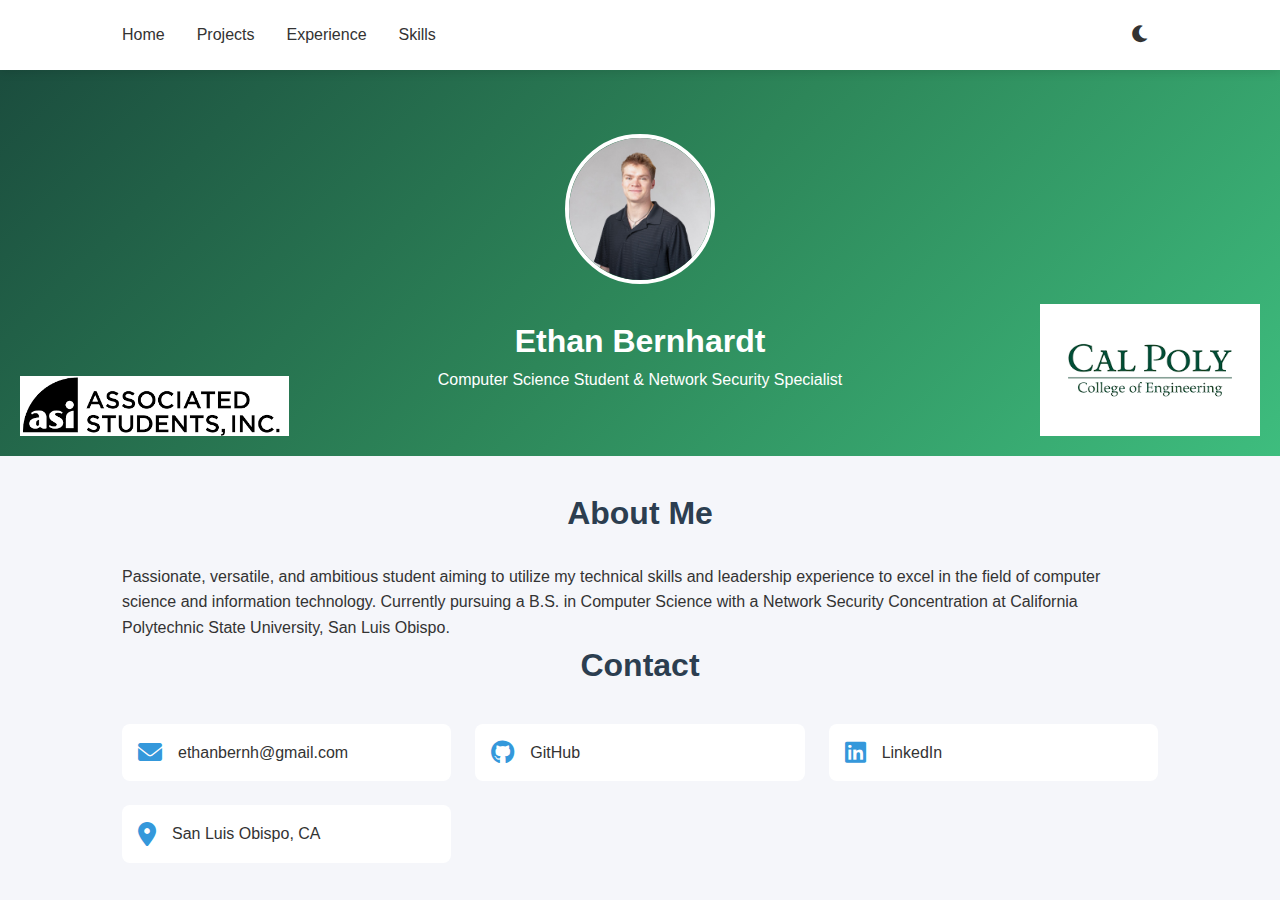
<file: index.html>
<!DOCTYPE html>
<html lang="en">
 <head>
    <meta charset="UTF-8">
    <meta name="viewport" content="width=device-width, initial-scale=1.0">
    <title>Ethan Bernhardt - Computer Science Portfolio</title>
    <meta name="description" content="Computer Science Student & Network Security Specialist">
    <link rel="stylesheet" href="https://cdnjs.cloudflare.com/ajax/libs/font-awesome/6.0.0/css/all.min.css">
    <link rel="stylesheet" href="/css/styles.css">
    <style>
        .hero {
            position: relative;
        }
        
        .corner-logo {
            position: absolute;
            bottom: 20px;
            width: auto;
        }
        
        .corner-logo.left {
            height: 60px;
        }
        
        .corner-logo.right {
            height: 132px; 
        }
        
        .corner-logo.left {
            left: 20px;
        }
        
        .corner-logo.right {
            right: 20px;
        }
             /* Hide logos on mobile */
        @media screen and (max-width: 600px) {
            .corner-logo {
                display: none;
            }
        }
    </style>
</head> 
<body>
    <!-- Navigation -->
    <nav class="header-nav">
        <div class="nav-container">
            <div class="nav-links">
                <a href="index.html">Home</a>
                <a href="projects.html">Projects</a>
                <a href="experience.html">Experience</a>
                <a href="skills.html">Skills</a>
            </div>
            <button class="theme-toggle" aria-label="Toggle dark mode">
                <i class="fas fa-moon"></i>
            </button>
        </div>
    </nav>

    <!-- Hero Section -->
    <section class="hero">
        <img src="profilePicture.jpg" alt="Ethan Bernhardt" class="profile-img">
        <h1>Ethan Bernhardt</h1>
        <p>Computer Science Student & Network Security Specialist</p>
        <img src="ASI.png" alt="ASI Logo" class="corner-logo left">
        <img src="calpoly.png" alt="Cal Poly Logo" class="corner-logo right">
    </section>

    <!-- Main Content -->
    <div class="container">
        <!-- About Section -->
        <section id="about">
            <h2 class="section-header">About Me</h2>
            <p>Passionate, versatile, and ambitious student aiming to utilize my 
             technical skills and leadership experience to excel in the field of computer science and information technology. 
             Currently pursuing a B.S. in Computer Science with a Network Security Concentration at California 
             Polytechnic State University, San Luis Obispo.</p>
        </section>

        <!-- Contact Section -->
        <section id="contact">
            <h2 class="section-header">Contact</h2>
            <div class="contact-grid">
                <div class="contact-item">
                    <i class="fas fa-envelope"></i>
                    <a href="mailto:ethanbernh@gmail.com">ethanbernh@gmail.com</a>
                </div>
                <div class="contact-item">
                    <i class="fab fa-github"></i>
                    <a href="https://github.com/Ethansb16">GitHub</a>
                </div>
                <div class="contact-item">
                    <i class="fab fa-linkedin"></i>
                    <a href="https://www.linkedin.com/in/ethan-bernhardt-705015256/">LinkedIn</a>
                </div>
                <div class="contact-item">
                    <i class="fas fa-map-marker-alt"></i>
                    <span>San Luis Obispo, CA</span>
                </div>
            </div>
        </section>
    </div>

<script src="/js/theme.js"></script>
</body>
</html>
</file>
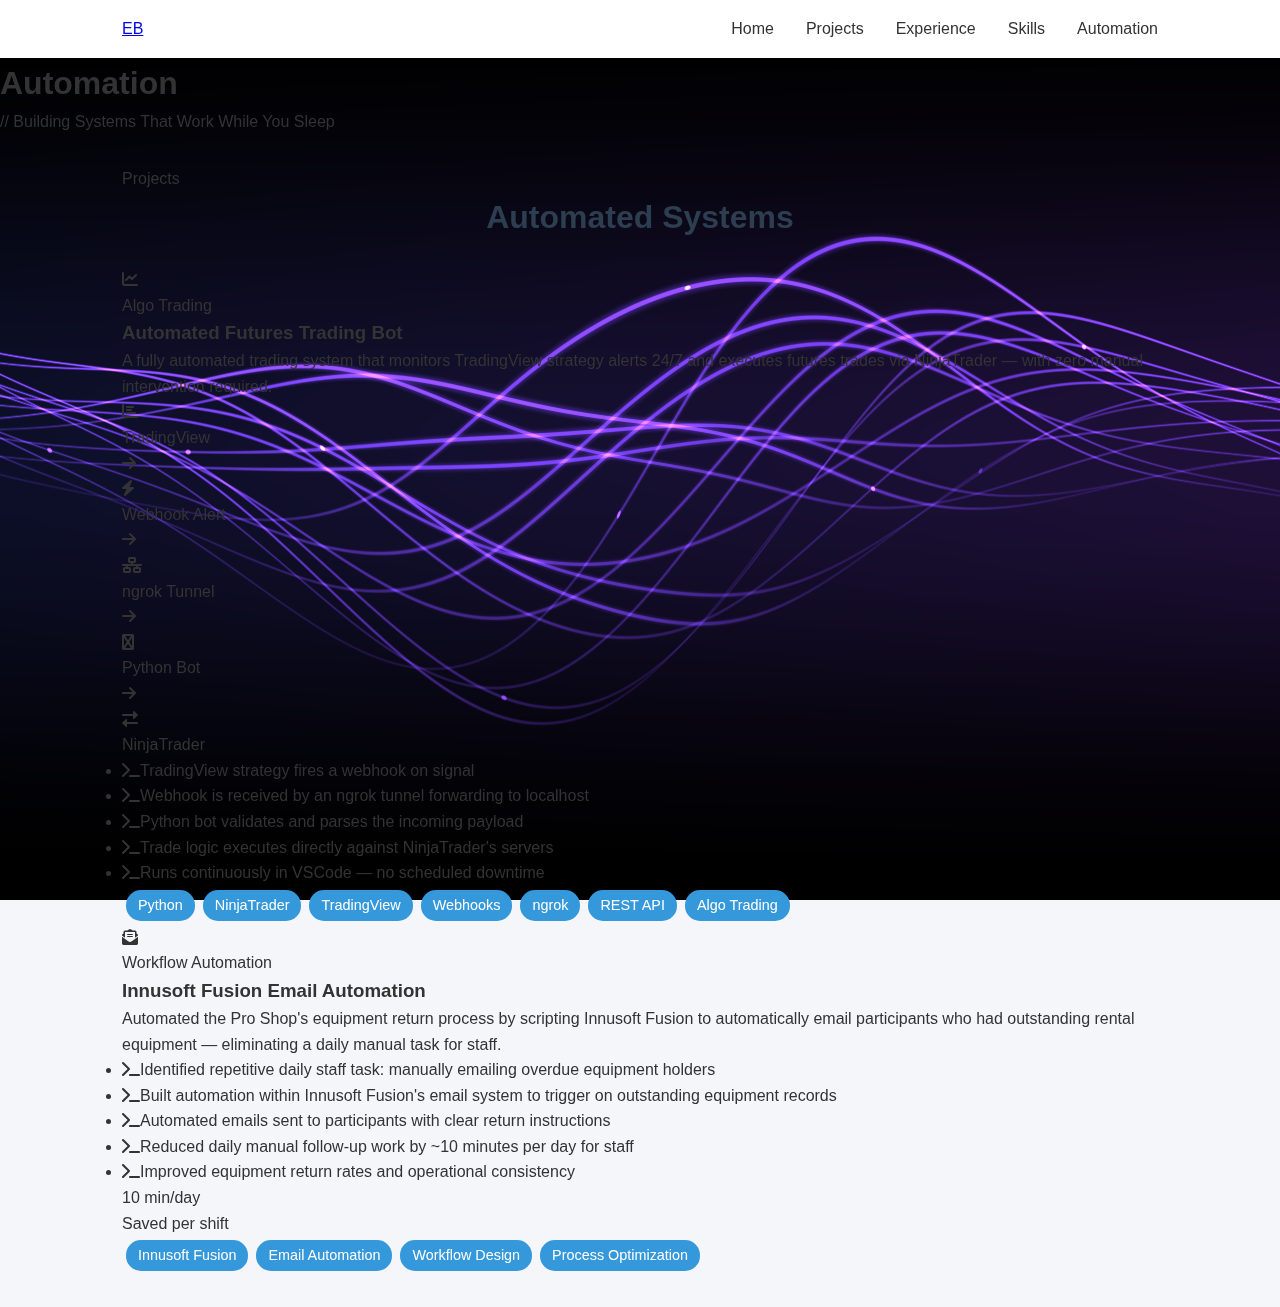
<file: automation.html>
<!DOCTYPE html>
<html lang="en">
<head>
    <meta charset="UTF-8">
    <meta name="viewport" content="width=device-width, initial-scale=1.0">
    <title>Automation — Ethan Bernhardt</title>
    <meta name="description" content="Automation Projects by Ethan Bernhardt">
    <link rel="stylesheet" href="https://cdnjs.cloudflare.com/ajax/libs/font-awesome/6.0.0/css/all.min.css">
    <link rel="stylesheet" href="css/styles.css">
</head>
<body>

    <div id="scroll-progress"></div>

    <!-- Navigation -->
    <nav class="header-nav">
        <div class="nav-container">
            <a href="index.html" class="nav-logo">EB</a>
            <div class="nav-links">
                <a href="index.html">Home</a>
                <a href="projects.html">Projects</a>
                <a href="experience.html">Experience</a>
                <a href="skills.html">Skills</a>
                <a href="automation.html">Automation</a>
            </div>
        </div>
    </nav>

    <!-- Page Hero -->
    <section class="page-hero">
        <h1>Automation</h1>
        <p>// Building Systems That Work While You Sleep</p>
    </section>

    <!-- Automation Content -->
    <div class="container">
        <section class="reveal">
            <span class="section-label">Projects</span>
            <h2 class="section-header">Automated Systems</h2>
            <div class="section-divider"></div>
            <div id="automation-container">
                <!-- Populated by automation.js -->
            </div>
        </section>
    </div>

    <script src="js/shader-background.js"></script>
    <script src="js/theme.js"></script>
    <script src="js/animations.js"></script>
    <script src="js/automation.js"></script>
</body>
</html>
</file>
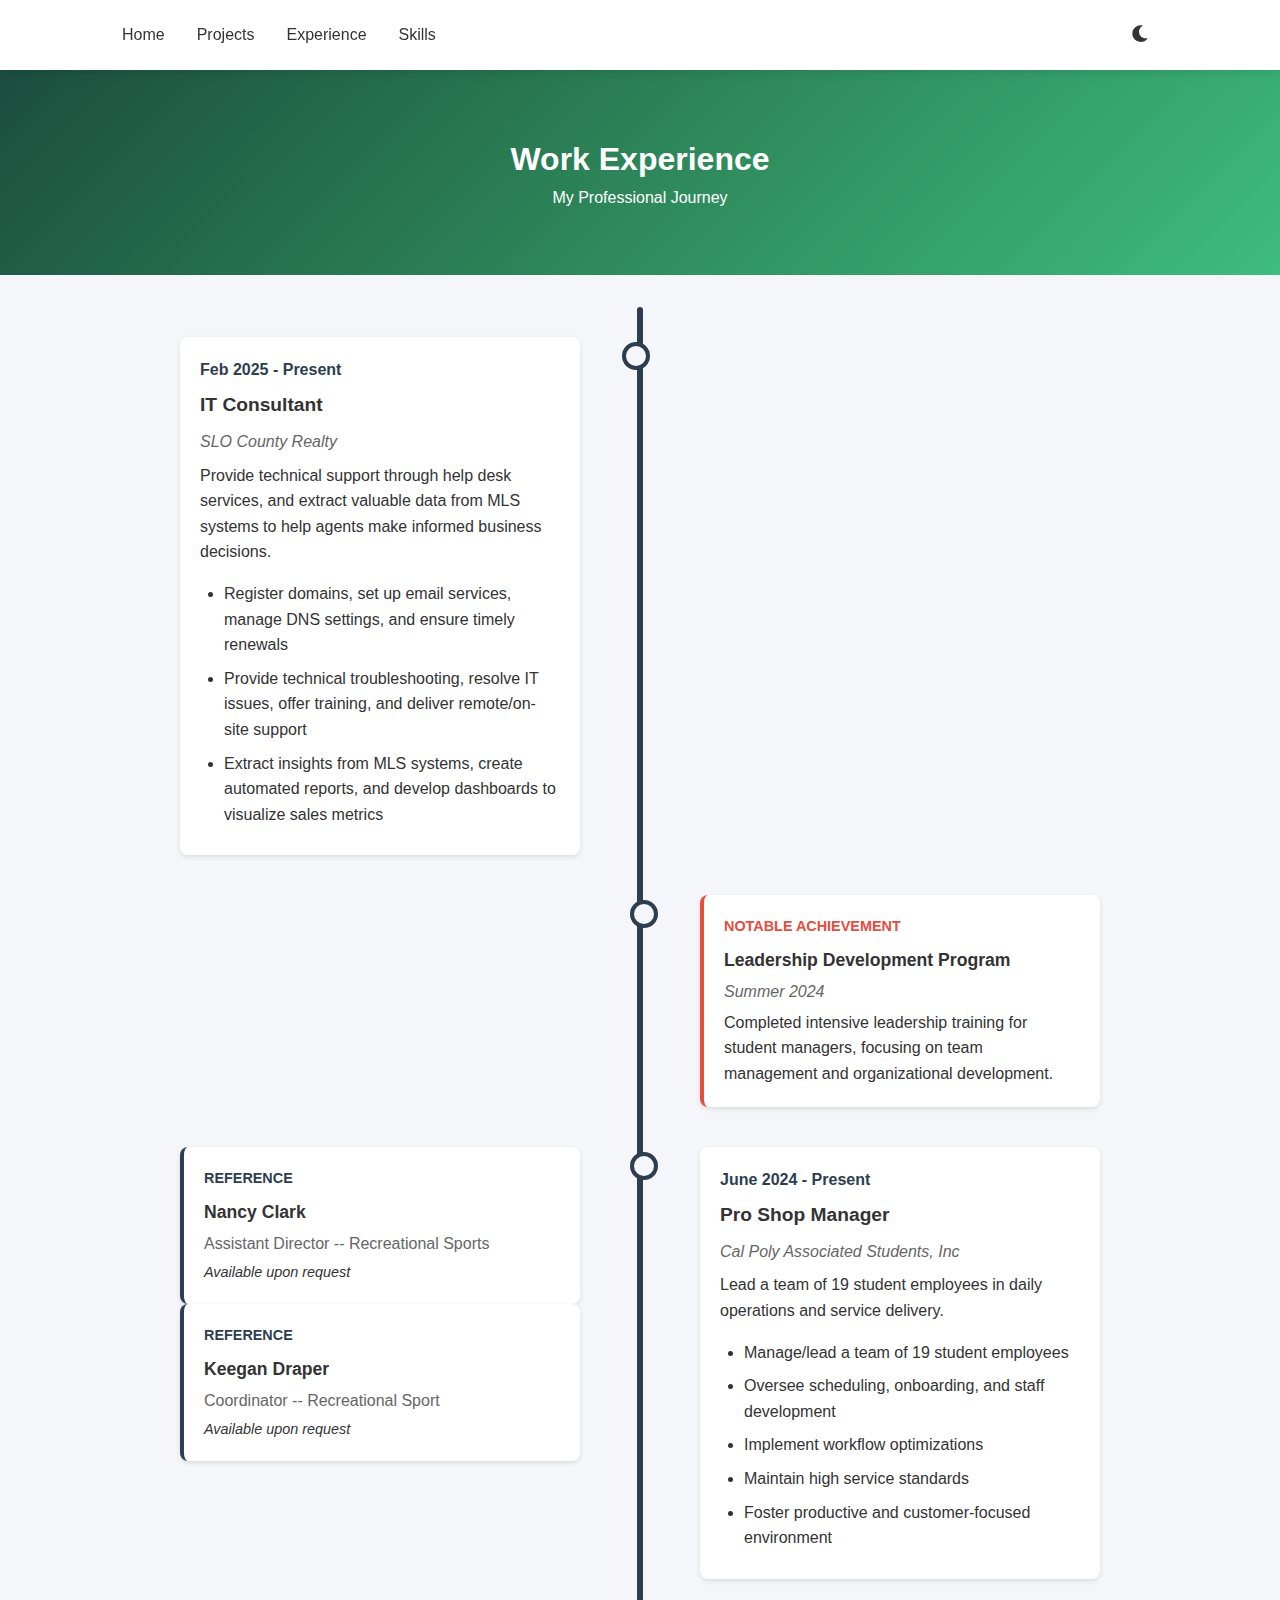
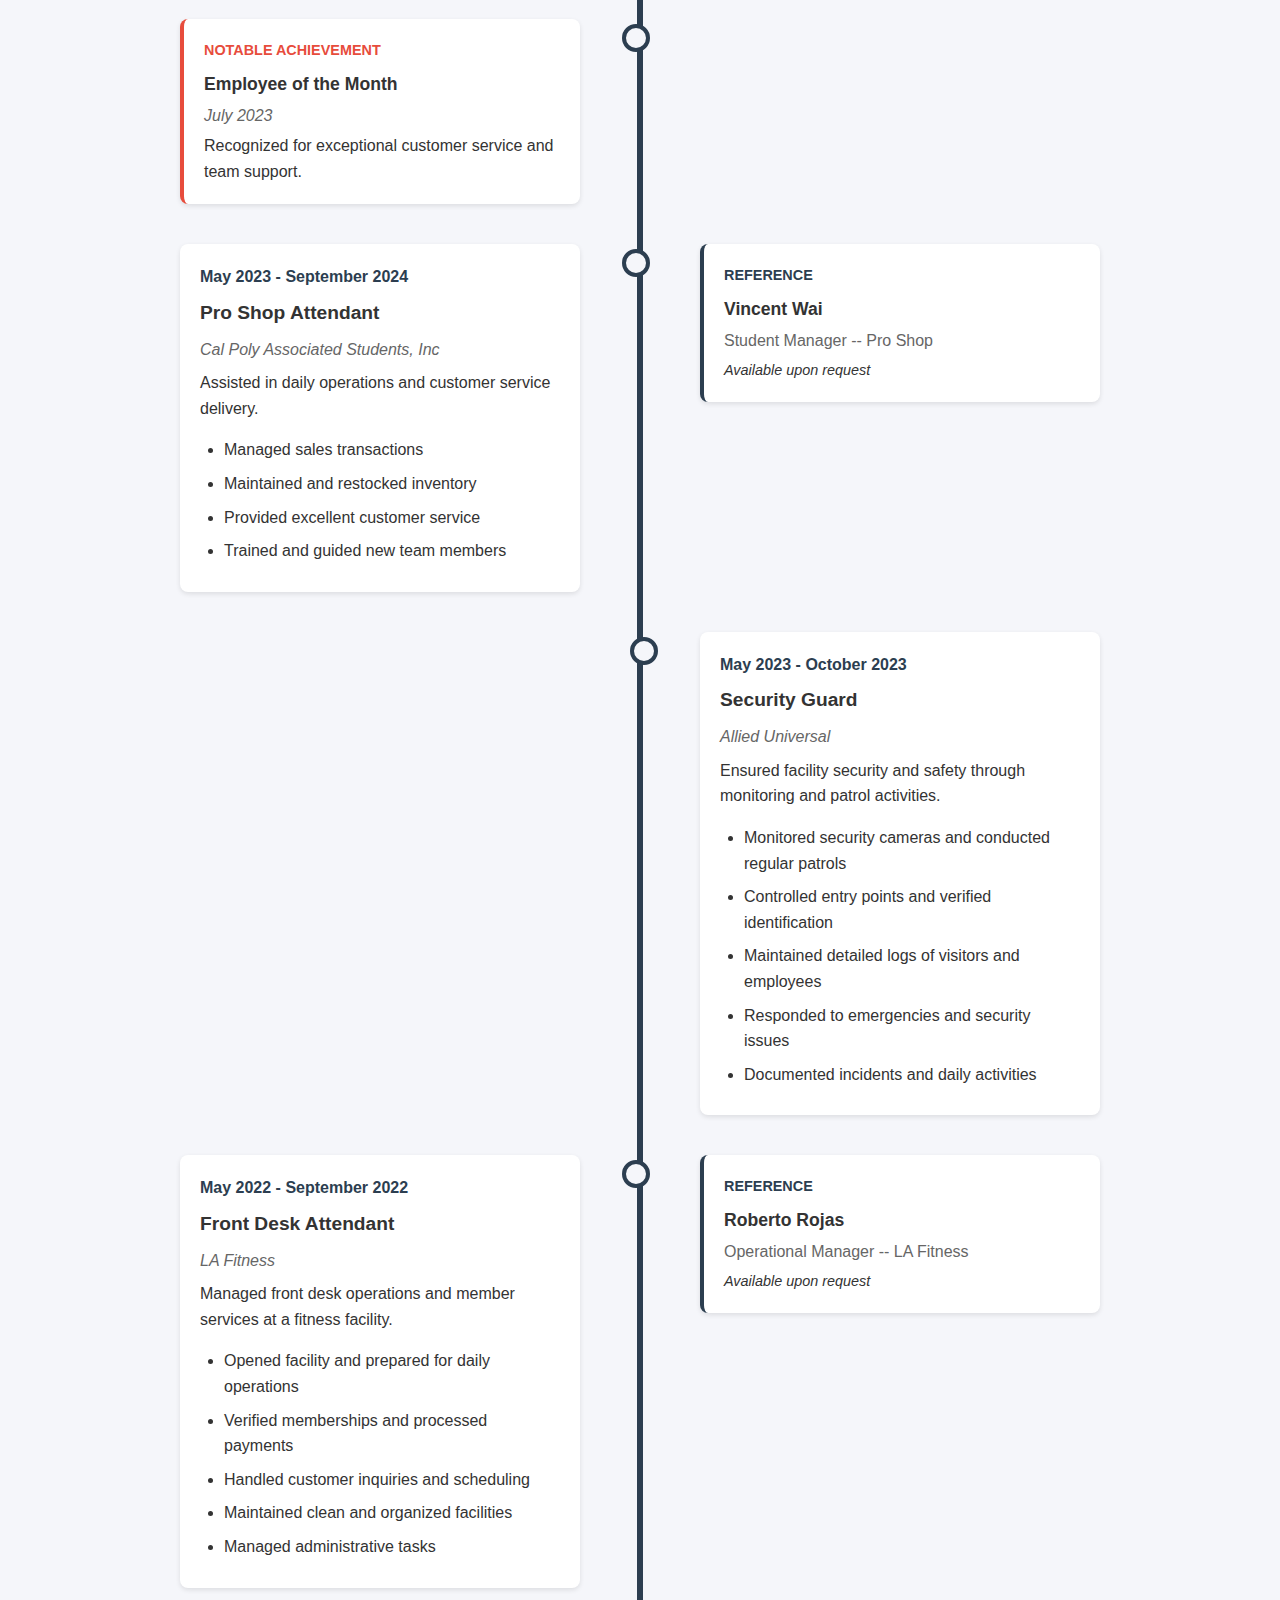
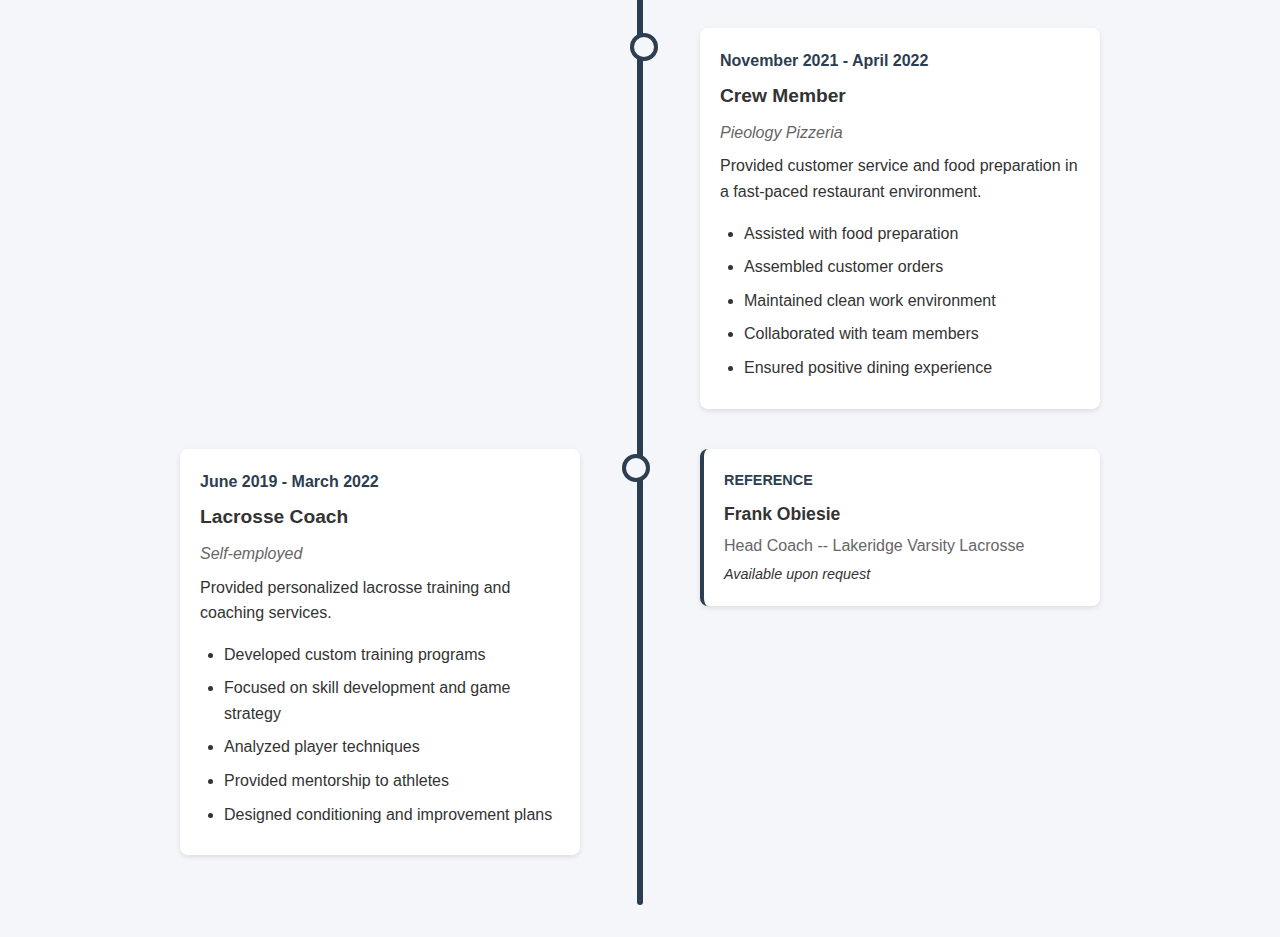
<file: experience.html>
<!DOCTYPE html>
<html lang="en">
<head>
    <meta charset="UTF-8">
    <meta name="viewport" content="width=device-width, initial-scale=1.0">
    <title>Experience - Ethan Bernhardt</title>
    <meta name="description" content="Professional Experience of Ethan Bernhardt">
    <link rel="stylesheet" href="https://cdnjs.cloudflare.com/ajax/libs/font-awesome/6.0.0/css/all.min.css">
    <link rel="stylesheet" href="css/styles.css">
    <style>
        .container {
            max-width: 1200px;
            margin: 0 auto;
            padding: 0 20px;
        }

        .timeline {
            position: relative;
            max-width: 1200px;
            margin: 2rem auto;
            padding: 20px;
        }

        .timeline::after {
            content: '';
            position: absolute;
            width: 6px;
            background-color: var(--primary-color, #2196f3);
            top: 0;
            bottom: 0;
            left: 50%;
            margin-left: -3px;
            border-radius: 3px;
        }

        .timeline-row {
            display: flex;
            justify-content: space-between;
            position: relative;
            margin-bottom: 20px;
        }

        .timeline-container {
            position: relative;
            width: 50%;
            padding: 10px 40px;
            animation: fadeIn 0.5s ease-in-out;
        }

        /* Ensure both left and right containers show timeline dots */
        .timeline-container:has(.experience-entry)::after,
        .timeline-container:has(.notable-entry)::after {
            content: '';
            position: absolute;
            width: 20px;
            height: 20px;
            background-color: var(--background-color, #fff);
            border: 4px solid var(--primary-color, #2196f3);
            border-radius: 50%;
            top: 15px;
            z-index: 1;
        }
        
        .timeline-container.left {
            padding-right: 40px;
        }
        
        .timeline-container.right {
            padding-left: 40px;
        }
        
        .timeline-container.left:has(.experience-entry)::after,
        .timeline-container.left:has(.notable-entry)::after {
            right: -10px;
        }
        
        .timeline-container.right:has(.experience-entry)::after,
        .timeline-container.right:has(.notable-entry)::after {
            left: -10px;
        }
        
        /* Content alignment */
        .timeline-container.left .content {
            margin-right: 20px;
        }
        
        .timeline-container.right .content {
            margin-left: 20px;
        }
        
        .timeline-container:empty {
            padding: 0;
        }

        .timeline-container:empty::after {
            display: none;
        }

        .content {
            padding: 20px;
            background-color: var(--card-background, white);
            border-radius: 8px;
            box-shadow: 0 2px 5px rgba(0,0,0,0.1);
            transition: transform 0.3s ease;
        }

        .content:hover {
            transform: translateY(-5px);
        }

        /* Experience entry specific styles */
        .experience-entry .date {
            color: var(--primary-color, #2196f3);
            font-weight: bold;
            margin-bottom: 0.5rem;
        }

        .experience-entry .title {
            font-size: 1.2rem;
            font-weight: bold;
            margin-bottom: 0.5rem;
            color: var(--text-color, #333);
        }

        .experience-entry .company {
            color: var(--secondary-text-color, #666);
            font-style: italic;
            margin-bottom: 0.5rem;
        }

        .experience-entry .description {
            color: var(--text-color, #555);
            margin-bottom: 1rem;
        }

        .experience-entry .highlights {
            margin-top: 1rem;
            padding-left: 1.5rem;
            list-style-type: disc;
            color: var(--text-color, #555);
        }

        .experience-entry .highlights li {
            margin-bottom: 0.5rem;
        }

        /* Reference entry specific styles */
        .reference-entry {
            background-color: var(--card-background, #f8f9fa);
            border-left: 4px solid var(--primary-color, #2196f3);
        }

        .reference-tag {
            color: var(--primary-color, #2196f3);
            font-weight: bold;
            margin-bottom: 0.5rem;
            font-size: 0.9rem;
            text-transform: uppercase;
        }

        .reference-name {
            font-weight: bold;
            font-size: 1.1rem;
            margin-bottom: 0.3rem;
            color: var(--text-color, #333);
        }

        .reference-title {
            color: var(--secondary-text-color, #666);
            margin-bottom: 0.3rem;
        }

        .reference-contact {
            color: var(--text-color, #555);
            font-style: italic;
            font-size: 0.9rem;
        }

        /* Notable entry specific styles */
        .notable-entry {
            background-color: var(--card-background, #f8f9fa);
            border-left: 4px solid var(--accent-color, #ffd700);
        }

        .notable-tag {
            color: var(--accent-color, #ffd700);
            font-weight: bold;
            margin-bottom: 0.5rem;
            font-size: 0.9rem;
            text-transform: uppercase;
        }

        .notable-title {
            font-weight: bold;
            font-size: 1.1rem;
            margin-bottom: 0.3rem;
            color: var(--text-color, #333);
        }

        .notable-date {
            color: var(--secondary-text-color, #666);
            font-style: italic;
            margin-bottom: 0.3rem;
        }

        .notable-description {
            color: var(--text-color, #555);
        }

        @keyframes fadeIn {
            from {
                opacity: 0;
                transform: translateY(20px);
            }
            to {
                opacity: 1;
                transform: translateY(0);
            }
        }

        /* Dark mode support */
        [data-theme="dark"] .content {
            background-color: var(--card-background, #2d2d2d);
        }

        [data-theme="dark"] .timeline-container::after {
            background-color: var(--background-color, #1a1a1a);
        }

        @media screen and (max-width: 600px) {
            /* Hide the timeline line on mobile */
            .timeline::after {
                display: none;
            }
        
            /* Stack the content vertically */
            .timeline-row {
                flex-direction: column;
            }
            
            .timeline-container {
                width: 100%;
                padding: 10px;  /* Reset padding */
            }
            
            /* Hide the timeline dots */
            .timeline-container:has(.experience-entry)::after,
            .timeline-container:has(.notable-entry)::after {
                display: none;
            }
            
            /* Adjust content margins */
            .timeline-container.left .content,
            .timeline-container.right .content {
                margin: 0 0 1rem 0;
                width: 100%;
            }
        
            /* Add some separation between entries */
            .references-container {
                margin-top: 0.5rem;
            }
        
            /* Make content full width */
            .content {
                max-width: none;
            }
        
            /* Optional: Add some visual separation between job entries */
            .timeline-row {
                border-bottom: 1px solid var(--secondary-color);
                margin-bottom: 1.5rem;
                padding-bottom: 1.5rem;
            }
        
            .timeline-row:last-child {
                border-bottom: none;
            }
        }
    </style>
</head>
<body>
    <!-- Navigation -->
    <nav class="header-nav">
        <div class="nav-container">
            <div class="nav-links">
                <a href="index.html">Home</a>
                <a href="projects.html">Projects</a>
                <a href="experience.html">Experience</a>
                <a href="skills.html">Skills</a>
            </div>
            <button class="theme-toggle" aria-label="Toggle dark mode">
                <i class="fas fa-moon"></i>
            </button>
        </div>
    </nav>

    <!-- Hero Section -->
    <section class="hero">
        <h1>Work Experience</h1>
        <p>My Professional Journey</p>
    </section>

    <!-- Experience Content -->
    <div class="container">
        <div class="timeline" id="timeline">
            <!-- Will be populated by JavaScript -->
        </div>
    </div>

    <script src="/js/theme.js"></script>
    <script src="/js/experience.js"></script>
</body>
</html>
</file>
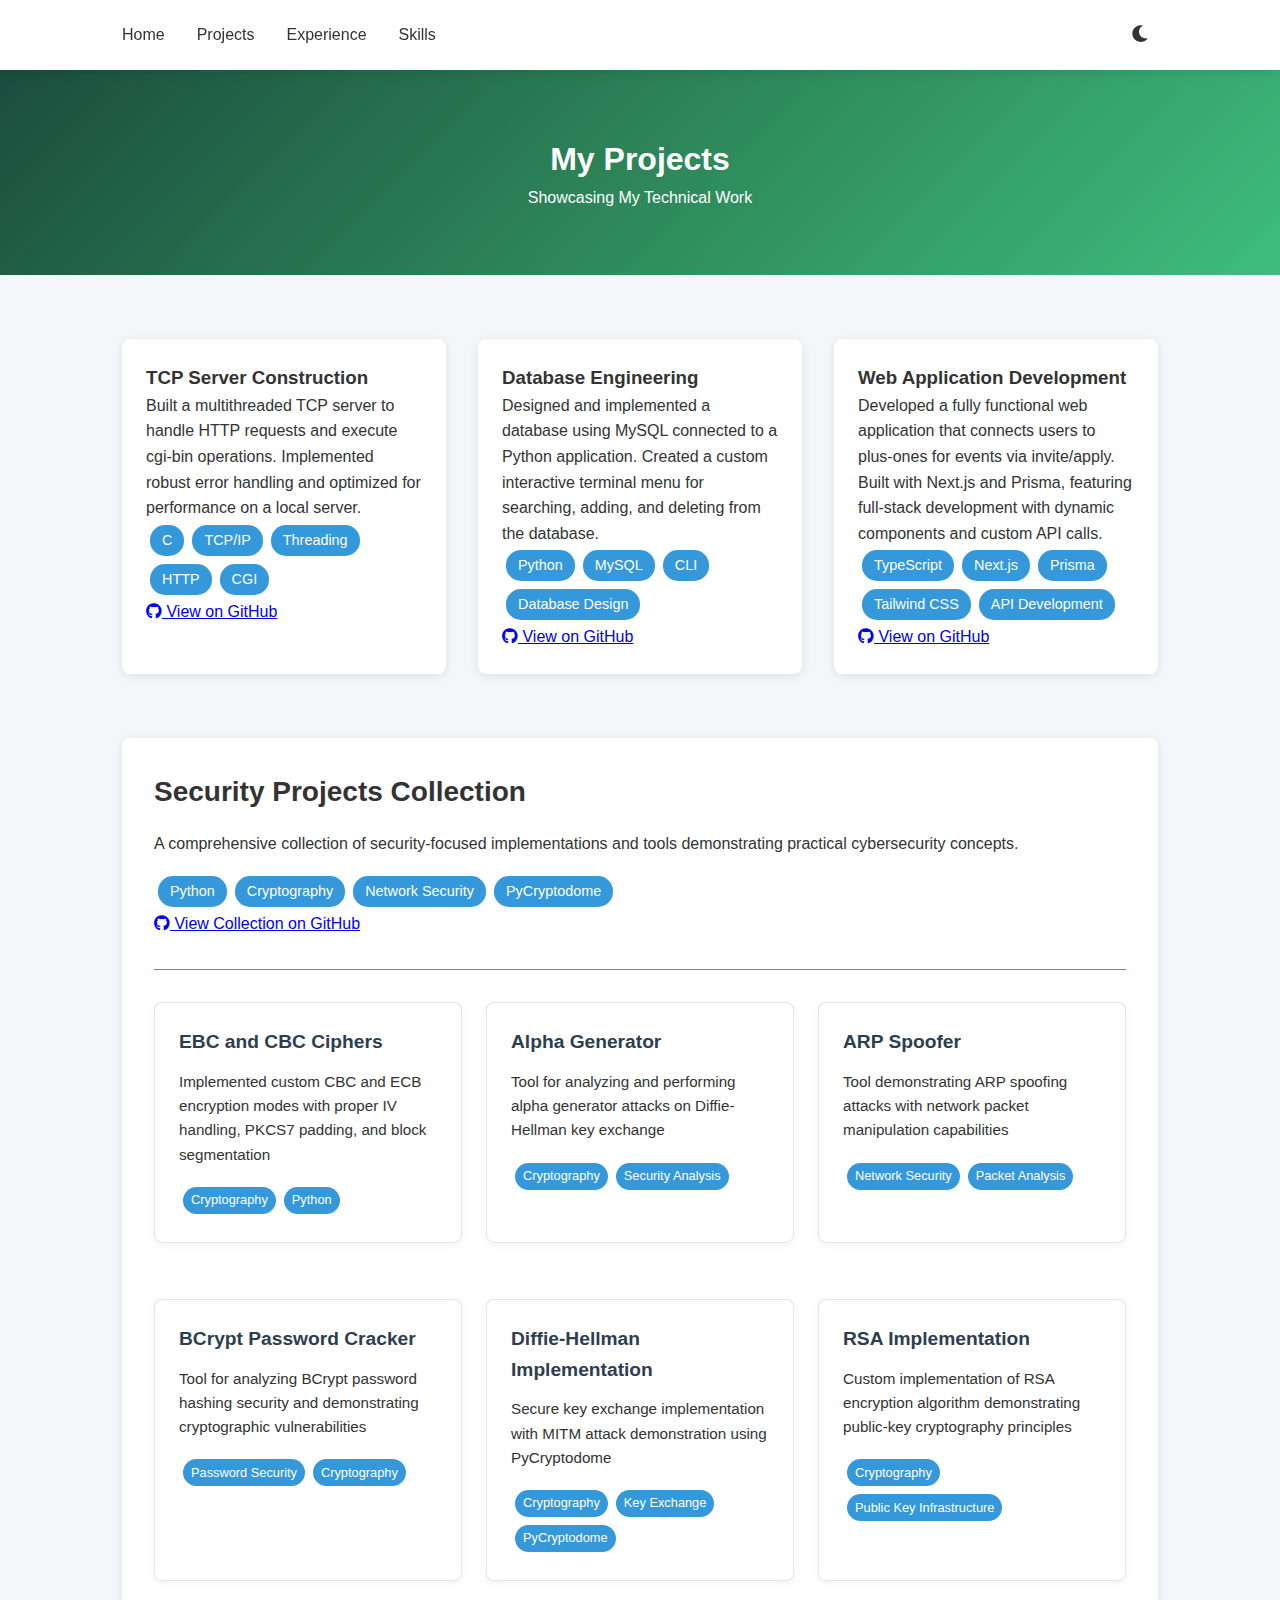
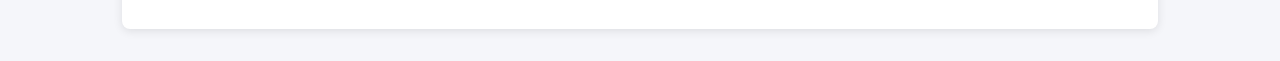
<file: projects.html>
<!DOCTYPE html>
<html lang="en">
<head>
    <meta charset="UTF-8">
    <meta name="viewport" content="width=device-width, initial-scale=1.0">
    <title>Projects - Ethan Bernhardt</title>
    <meta name="description" content="Computer Science Projects by Ethan Bernhardt">
    <meta http-equiv="Cache-Control" content="no-cache, no-store, must-revalidate">
    <meta http-equiv="Pragma" content="no-cache">
    <meta http-equiv="Expires" content="0">
    <link rel="stylesheet" href="https://cdnjs.cloudflare.com/ajax/libs/font-awesome/6.0.0/css/all.min.css">
    <link rel="stylesheet" href="css/styles.css">
</head>
<body>
    <!-- Navigation -->
    <nav class="header-nav">
        <div class="nav-container">
            <div class="nav-links">
                <a href="index.html">Home</a>
                <a href="projects.html">Projects</a>
                <a href="experience.html">Experience</a>
                <a href="skills.html">Skills</a>
            </div>
            <button class="theme-toggle" aria-label="Toggle dark mode">
                <i class="fas fa-moon"></i>
            </button>
        </div>
    </nav>

    <!-- Hero Section -->
    <section class="hero">
        <h1>My Projects</h1>
        <p>Showcasing My Technical Work</p>
    </section>

    <!-- Projects Content -->
    <div class="container">
        <div class="projects-grid" id="projectsContainer">
            <!-- Project cards will be populated by JavaScript -->
        </div>
    </div>

    <!-- Load scripts at the end -->
    <script src="js/theme.js"></script>
    <script src="js/projects.js"></script>
</body>
</html>
</file>
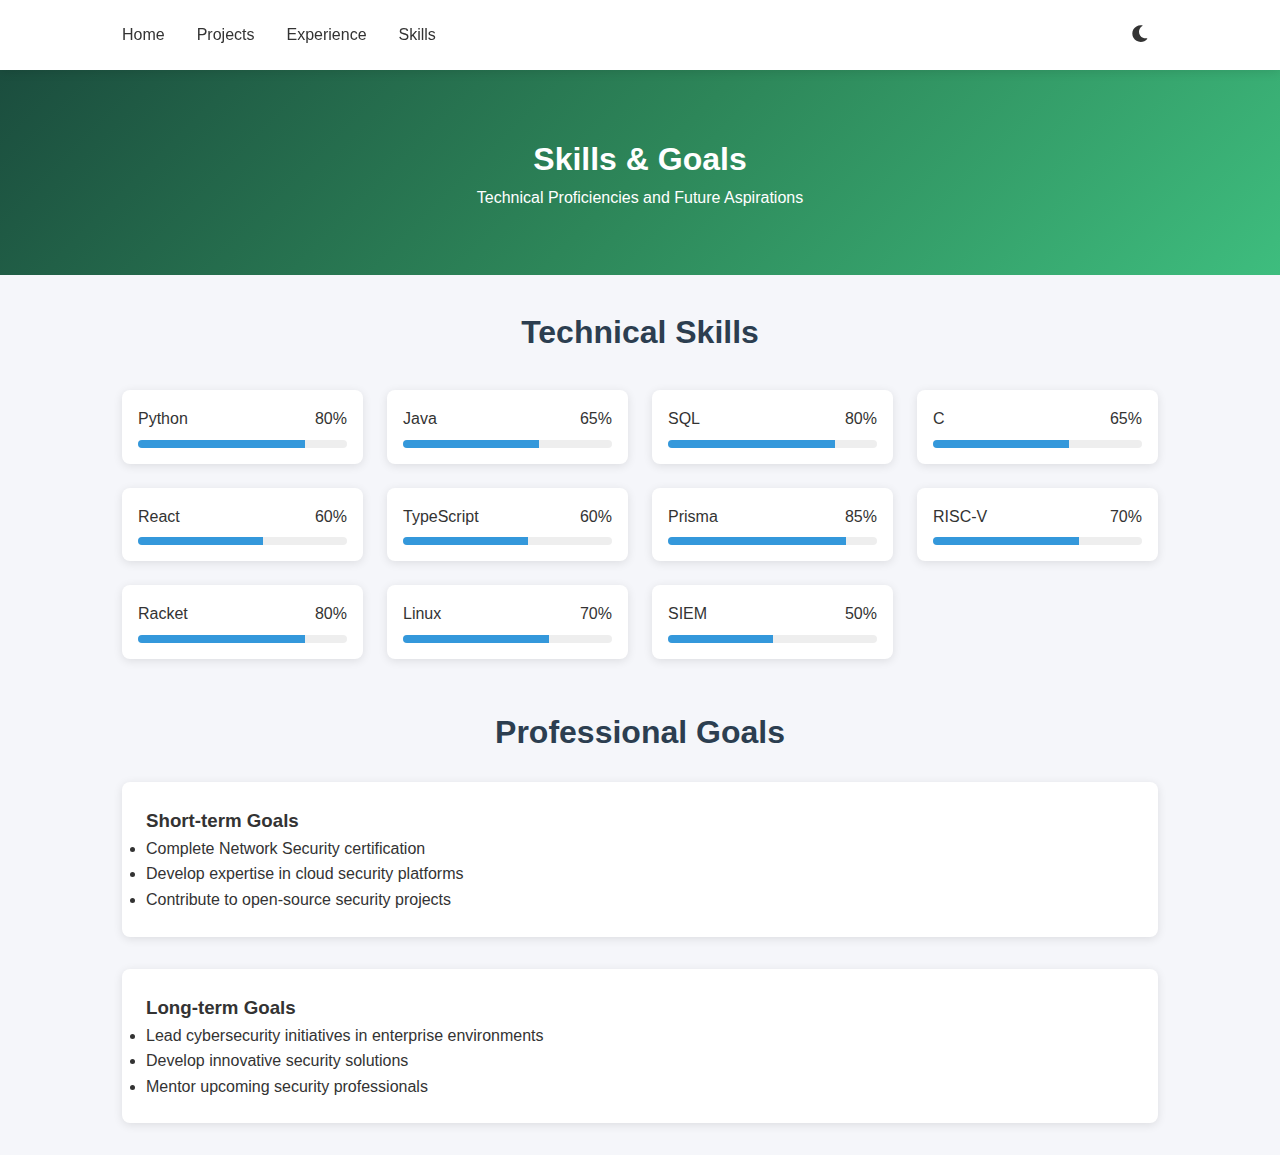
<file: skills.html>
<!DOCTYPE html>
<html lang="en">
<head>
    <meta charset="UTF-8">
    <meta name="viewport" content="width=device-width, initial-scale=1.0">
    <title>Skills - Ethan Bernhardt</title>
    <meta name="description" content="Technical Skills and Goals of Ethan Bernhardt">
    <link rel="stylesheet" href="https://cdnjs.cloudflare.com/ajax/libs/font-awesome/6.0.0/css/all.min.css">
    <link rel="stylesheet" href="css/styles.css">
</head>
<body>
    <!-- Navigation -->
    <nav class="header-nav">
        <div class="nav-container">
            <div class="nav-links">
                <a href="index.html">Home</a>
                <a href="projects.html">Projects</a>
                <a href="experience.html">Experience</a>
                <a href="skills.html">Skills</a>
            </div>
            <button class="theme-toggle" aria-label="Toggle dark mode">
                <i class="fas fa-moon"></i>
            </button>
        </div>
    </nav>

    <!-- Hero Section -->
    <section class="hero">
        <h1>Skills & Goals</h1>
        <p>Technical Proficiencies and Future Aspirations</p>
    </section>

    <!-- Skills Content -->
    <div class="container">
        <section id="skills">
            <h2 class="section-header">Technical Skills</h2>
            <div class="skills-grid">
                <!-- Skill bars will be populated by JavaScript -->
            </div>
        </section>

        <section id="goals" style="margin-top: 3rem;">
            <h2 class="section-header">Professional Goals</h2>
            <div class="project-card">
                <h3>Short-term Goals</h3>
                <ul class="goals-list">
                    <li>Complete Network Security certification</li>
                    <li>Develop expertise in cloud security platforms</li>
                    <li>Contribute to open-source security projects</li>
                </ul>
            </div>
            <div class="project-card" style="margin-top: 2rem;">
                <h3>Long-term Goals</h3>
                <ul class="goals-list">
                    <li>Lead cybersecurity initiatives in enterprise environments</li>
                    <li>Develop innovative security solutions</li>
                    <li>Mentor upcoming security professionals</li>
                </ul>
            </div>
        </section>
    </div>

    <script src="/js/theme.js"></script>
    <script src="js/skills.js"></script>
</body>
</html>
</file>
<file: css/styles.css>
:root {
    --primary-color: #2c3e50;
    --secondary-color: #3498db;
    --accent-color: #e74c3c;
    --text-color: #333;
    --background-color: #f5f6fa;
    --card-background: white;
    --gradient-start: #1b4d3e;
    --gradient-middle: #2d8659;
    --gradient-end: #3ebd7e;
}

[data-theme="dark"] {
    --primary-color: #ecf0f1;
    --text-color: #f5f6fa;
    --background-color: #2c3e50;
    --card-background: #34495e;
    --gradient-start: #1a2634;
    --gradient-middle: #2c3e50;
    --gradient-end: #34495e;
}

* {
    margin: 0;
    padding: 0;
    box-sizing: border-box;
    transition: background-color 0.3s, color 0.3s;
}

body {
    font-family: -apple-system, BlinkMacSystemFont, 'Segoe UI', Roboto, Oxygen, Ubuntu, Cantarell, sans-serif;
    line-height: 1.6;
    color: var(--text-color);
    background-color: var(--background-color);
}

/* Header Navigation */
.header-nav {
    position: sticky;
    top: 0;
    background-color: var(--card-background);
    box-shadow: 0 2px 10px rgba(0,0,0,0.1);
    z-index: 1000;
    padding: 1rem 0;
}

.nav-container {
    max-width: 1100px;
    margin: 0 auto;
    padding: 0 2rem;
    display: flex;
    justify-content: space-between;
    align-items: center;
}

.nav-links {
    display: flex;
    gap: 2rem;
}

.nav-links a {
    color: var(--text-color);
    text-decoration: none;
    font-weight: 500;
    transition: color 0.3s;
}

.nav-links a:hover {
    color: var(--secondary-color);
}

/* Theme Toggle */
.theme-toggle {
    background: none;
    border: none;
    color: var(--text-color);
    cursor: pointer;
    padding: 0.5rem;
    font-size: 1.2rem;
}

/* Hero Section */
.hero {
    background: linear-gradient(135deg, var(--gradient-start) 0%, var(--gradient-middle) 50%, var(--gradient-end) 100%);
    color: white;
    padding: 4rem 0;
    text-align: center;
    position: relative;
}

.profile-img {
    width: 150px;
    height: 150px;
    border-radius: 50%;
    border: 4px solid white;
    margin-bottom: 1.5rem;
}

/* Corner Logo Styles */
.corner-logo {
    position: absolute;
    bottom: 20px;
    width: auto;
}

.corner-logo.left {
    height: 60px;
    left: 20px;
}

.corner-logo.right {
    height: 132px;
    right: 20px;
}

/* Main Container */
.container {
    max-width: 1100px;
    margin: 0 auto;
    padding: 2rem;
}

/* Section Headers */
.section-header {
    font-size: 2rem;
    color: var(--primary-color);
    margin-bottom: 1.5rem;
    text-align: center;
}

/* Timeline Styles */
.timeline {
    position: relative;
    max-width: 1200px;
    margin: 2rem auto;
    padding: 20px;
}

.timeline::after {
    content: '';
    position: absolute;
    width: 6px;
    background-color: var(--primary-color);
    top: 0;
    bottom: 0;
    left: 50%;
    margin-left: -3px;
    border-radius: 3px;
}

.timeline-row {
    display: flex;
    width: 100%;
    margin: 0;
    padding: 0;
}

.timeline-container {
    width: 50%;
    position: relative;
    padding: 10px;
}

.timeline-container.left {
    padding-right: 40px;
}

.timeline-container.right {
    padding-left: 40px;
}

.timeline-container.left .content {
    margin-left: auto;
    margin-right: 0;
}

.timeline-container.right .content {
    margin-left: 0;
    margin-right: auto;
}

.timeline-container:has(.experience-entry)::after,
.timeline-container:has(.notable-entry)::after {
    content: '';
    position: absolute;
    width: 20px;
    height: 20px;
    background-color: var(--background-color);
    border: 4px solid var(--primary-color);
    border-radius: 50%;
    top: 15px;
    z-index: 1;
}

.timeline-container.left:has(.experience-entry)::after,
.timeline-container.left:has(.notable-entry)::after {
    right: -10px;
}

.timeline-container.right:has(.experience-entry)::after,
.timeline-container.right:has(.notable-entry)::after {
    left: -10px;
}

/* Content Styles */
.content {
    width: 100%;
    max-width: 400px;
    padding: 20px;
    background-color: var(--card-background);
    border-radius: 8px;
    box-shadow: 0 2px 5px rgba(0,0,0,0.1);
    transition: transform 0.3s ease;
}

.content:hover {
    transform: translateY(-5px);
}

/* Experience Entries */
.experience-entry {
    background: var(--card-background);
    border-radius: 8px;
    padding: 1.5rem;
    box-shadow: 0 2px 10px rgba(0,0,0,0.1);
}

.experience-entry .date {
    color: var(--primary-color);
    font-weight: bold;
    margin-bottom: 0.5rem;
}

.experience-entry .title {
    font-size: 1.2rem;
    font-weight: bold;
    margin-bottom: 0.5rem;
}

.experience-entry .company {
    color: var(--secondary-color);
    font-style: italic;
    margin-bottom: 0.5rem;
}

.experience-entry .description {
    margin-bottom: 1rem;
}

.experience-entry .highlights {
    margin-top: 1rem;
    padding-left: 1.5rem;
    list-style-type: disc;
}

.experience-entry .highlights li {
    margin-bottom: 0.5rem;
}

/* Projects Grid */
.projects-grid {
    display: grid;
    grid-template-columns: repeat(auto-fit, minmax(300px, 1fr));
    gap: 2rem;
    margin-top: 2rem;
}

.project-card {
    background: var(--card-background);
    border-radius: 8px;
    padding: 1.5rem;
    box-shadow: 0 2px 10px rgba(0,0,0,0.1);
    transition: transform 0.3s, box-shadow 0.3s;
}

.project-card:hover {
    transform: translateY(-5px);
    box-shadow: 0 4px 15px rgba(0,0,0,0.2);
}

/* Skills Grid */
.skills-grid {
    display: grid;
    grid-template-columns: repeat(auto-fit, minmax(200px, 1fr));
    gap: 1.5rem;
    margin-top: 2rem;
}

.skill-bar {
    background: var(--card-background);
    padding: 1rem;
    border-radius: 8px;
    box-shadow: 0 2px 10px rgba(0,0,0,0.1);
}

.skill-progress {
    margin-top: 0.5rem;
    height: 8px;
    background: #eee;
    border-radius: 4px;
    overflow: hidden;
}

.skill-fill {
    height: 100%;
    background: var(--secondary-color);
    transition: width 1s ease-out;
}

/* Contact Grid */
.contact-grid {
    display: grid;
    grid-template-columns: repeat(auto-fit, minmax(250px, 1fr));
    gap: 1.5rem;
    margin-top: 2rem;
}

.contact-item {
    background: var(--card-background);
    padding: 1rem;
    border-radius: 8px;
    display: flex;
    align-items: center;
    gap: 1rem;
    transition: transform 0.3s;
}

.contact-item:hover {
    transform: translateY(-3px);
}

.contact-item i {
    font-size: 1.5rem;
    color: var(--secondary-color);
}

.contact-item a {
    color: var(--text-color);
    text-decoration: none;
}

/* Tech Tags */
.tech-tag {
    display: inline-block;
    background: var(--secondary-color);
    color: white;
    padding: 0.25rem 0.75rem;
    border-radius: 15px;
    margin: 0.25rem;
    font-size: 0.9rem;
}

/* Sub Projects */
.sub-projects {
    margin-top: 1.5rem;
    padding-top: 1rem;
    border-top: 1px solid var(--secondary-color);
}

.sub-project {
    background: rgba(0, 0, 0, 0.03);
    padding: 1rem;
    margin: 1rem 0;
    border-radius: 6px;
    border-left: 3px solid var(--secondary-color);
}

.sub-project h4 {
    color: var(--primary-color);
    margin-bottom: 0.5rem;
    font-size: 1.1rem;
}

.sub-project p {
    font-size: 0.95rem;
    margin-bottom: 0.75rem;
}

.sub-project .tech-tags {
    margin-top: 0.5rem;
}

.sub-project .tech-tag {
    font-size: 0.8rem;
    padding: 0.2rem 0.5rem;
}

[data-theme="dark"] .sub-project {
    background: rgba(255, 255, 255, 0.05);
}

/* Security Collection */
.project-card.security-collection {
    grid-column: 1 / -1;
    margin-top: 2rem;
    padding: 2rem;
}

.security-collection .sub-projects {
    display: grid;
    grid-template-columns: repeat(auto-fit, minmax(300px, 1fr));
    gap: 1.5rem;
    margin-top: 2rem;
}

.security-collection .sub-project {
    background: var(--card-background);
    border: 1px solid rgba(0,0,0,0.1);
    border-radius: 8px;
    padding: 1.5rem;
    box-shadow: 0 2px 10px rgba(0,0,0,0.05);
    transition: transform 0.3s, box-shadow 0.3s;
}

.security-collection .sub-project:hover {
    transform: translateY(-3px);
    box-shadow: 0 4px 15px rgba(0,0,0,0.1);
}

.security-collection h3 {
    font-size: 1.75rem;
    margin-bottom: 1rem;
}

.security-collection .sub-project h4 {
    color: var(--primary-color);
    font-size: 1.2rem;
    margin-bottom: 0.75rem;
}

.security-collection .tech-tags {
    margin-top: 1rem;
}

[data-theme="dark"] .security-collection .sub-project {
    border-color: rgba(255,255,255,0.1);
}

/* Animation */
@keyframes fadeIn {
    from {
        opacity: 0;
        transform: translateY(20px);
    }
    to {
        opacity: 1;
        transform: translateY(0);
    }
}

/* Responsive Design */
@media screen and (max-width: 768px) {
    .nav-links {
        gap: 1rem;
    }

    .container {
        padding: 1rem;
    }

    .section-header {
        font-size: 1.75rem;
    }

    .projects-grid,
    .contact-grid {
        grid-template-columns: 1fr;
    }
}

@media screen and (max-width: 600px) {
    .timeline::after {
        display: none;
    }

    .corner-logo {
        display: none;
    }

    .timeline-row {
        flex-direction: column;
        border-bottom: 1px solid var(--secondary-color);
        margin-bottom: 1.5rem;
        padding-bottom: 1.5rem;
    }

    .timeline-row:last-child {
        border-bottom: none;
    }

    .timeline-container {
        width: 100%;
        padding: 10px;
    }

    .timeline-container:has(.experience-entry)::after,
    .timeline-container:has(.notable-entry)::after {
        display: none;
    }

    .timeline-container.left .content,
    .timeline-container.right .content {
        margin: 0 0 1rem 0;
        width: 100%;
        max-width: none;
    }

    .hero {
        padding: 2rem 0;
    }

    .profile-img {
        width: 120px;
        height: 120px;
    }

    .nav-container {
        padding: 0 1rem;
    }
}
</file>
